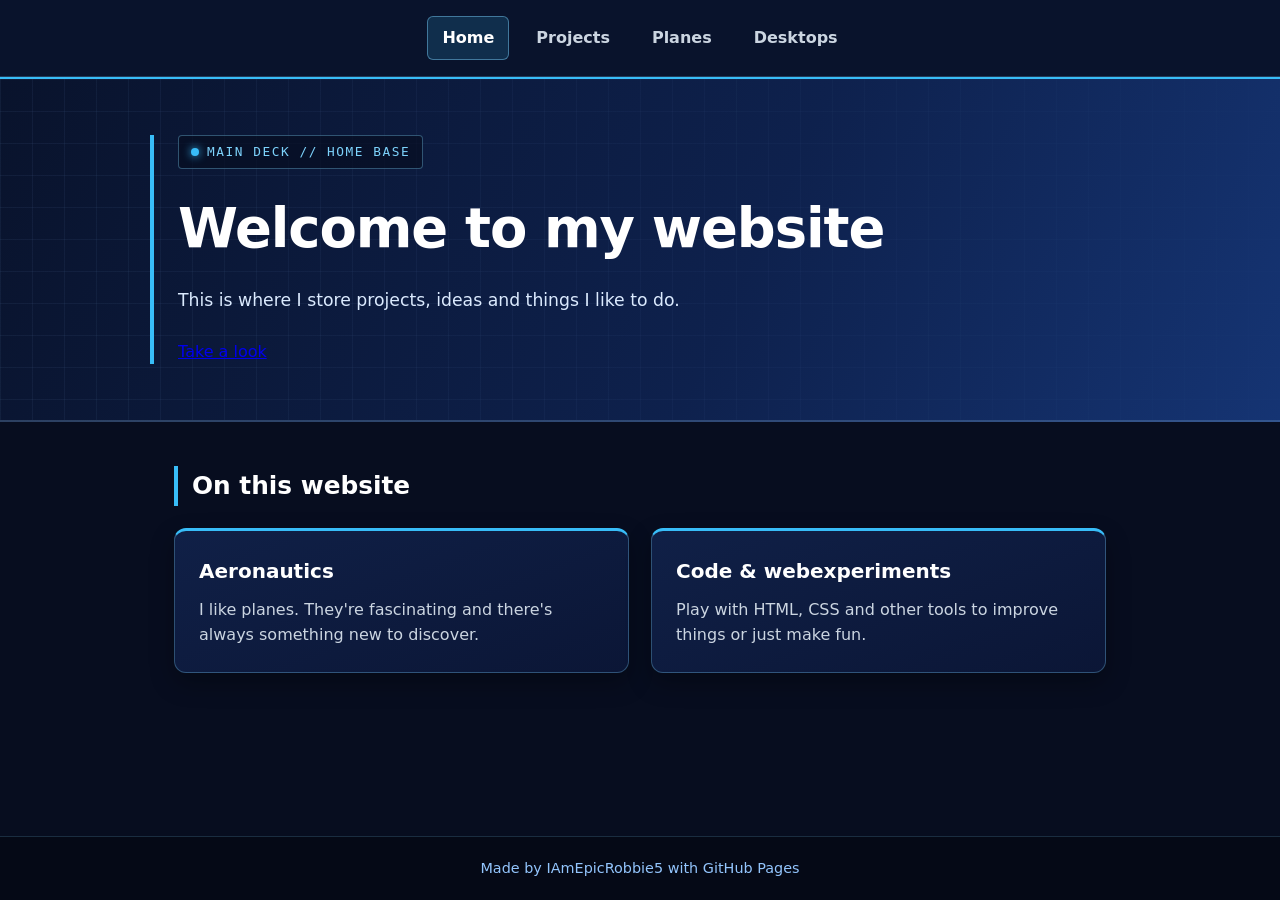
<file: index.html>
<!DOCTYPE html>
<html lang="en">
  <head>
    <meta charset="UTF-8" />
    <meta name="viewport" content="width=device-width, initial-scale=1.0" />
    <title>Robbie | Home</title>
    <link rel="stylesheet" href="style.css?v=3" />
  </head>
  <body>
    <nav class="navbar">
      <a class="nav-link active" href="index.html">Home</a>
      <a class="nav-link" href="projects.html">Projects</a>
      <a class="nav-link" href="planes.html">Planes</a>
      <a class="nav-link" href="desktops.html">Desktops</a>
    </nav>

    <header class="hero">
      <div class="hero-grid-bg" aria-hidden="true"></div>

      <div class="hero-inner">
        <div class="hero-tag">
          <span class="status-dot"></span>
          <span>MAIN DECK // HOME BASE</span>
        </div>

        <h1 class="header1">Welcome to my website</h1>
        <p class="plainText">
          This is where I store projects, ideas and things I like to do.
        </p>
        <a class="linkPlain" href="projects.html">Take a look</a>
      </div>
    </header>

    <main>
      <section class="highlights">
        <h2>On this website</h2>
        <div class="cards">
          <article class="card">
            <h3>Aeronautics</h3>
            <p>
              I like planes. They're fascinating and there's always something new to discover.
            </p>
          </article>
          <article class="card">
            <h3>Code &amp; webexperiments</h3>
            <p>
              Play with HTML, CSS and other tools to improve things or just make fun.
            </p>
          </article>
        </div>
      </section>
    </main>

    <footer>
      <p>Made by IAmEpicRobbie5 with GitHub Pages</p>
    </footer>
  </body>
</html>
</file>
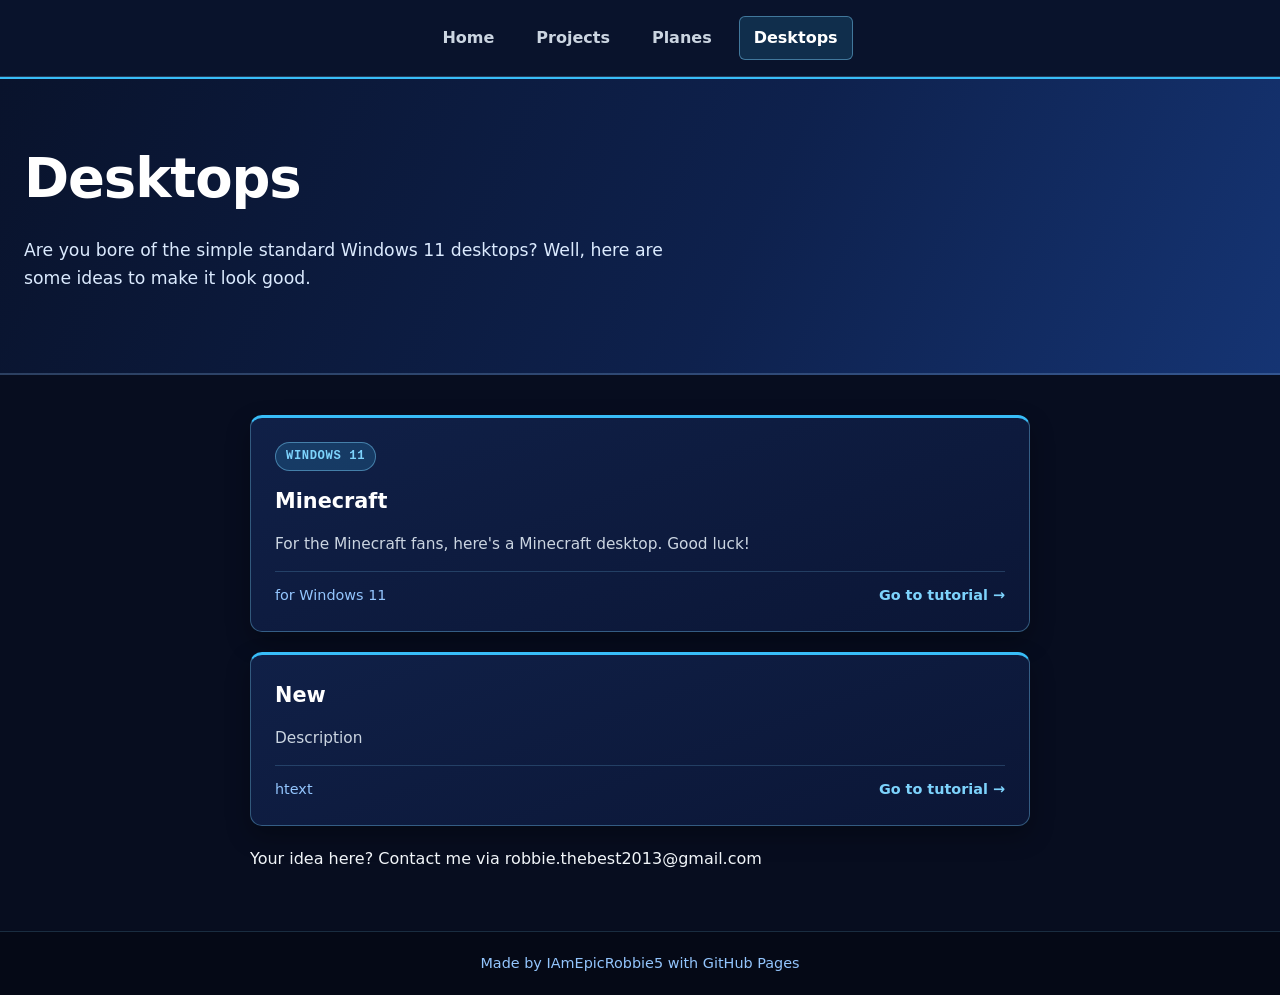
<file: desktops.html>
<!DOCTYPE html>
<html lang="en">
  <head>
    <meta charset="UTF-8" />
    <meta name="viewport" content="width=device-width, initial-scale=1.0" />
    <title>IAmEpicRobbie5 | Desktops</title>
    <link rel="stylesheet" href="style.css" />
  </head>
  <body>
    <nav class="navbar">
      <a class="nav-link" href="index.html">Home</a>
      <a class="nav-link" href="projects.html">Projects</a>
      <a class="nav-link" href="planes.html">Planes</a>
      <a class="nav-link active" href="desktops.html">Desktops</a>
    </nav>

    <header class="hero">
      <h1 class="header1">Desktops</h1>
      <p class="plainText">
        Are you bore of the simple standard Windows 11 desktops? Well, here are some ideas to make it look good.
      </p>
    </header>

    <main class="projects-main">
      <section class="projects-grid">
        <article class="project-card">
          <div class="project-top">
            <span class="status-badge status-active">Windows 11</span>
          </div>
          <h2>Minecraft</h2>
          <p>
            For the Minecraft fans, here's a Minecraft desktop. Good luck!
          </p>
          <div class="project-footer">
            <span class="project-note">for Windows 11</span>
            <a class="project-link" href="minecraft-desktop.html">Go to tutorial →</a>
          </div>
        </article>
        <article class="project-card">
          <h2>New</h2>
          <p>
            Description
          </p>
          <div class="project-footer">
            <span class="project-note">htext</span>
            <a class="project-link" href="new-desktop.html">Go to tutorial →</a>
          </div>
        </article>
        <p>Your idea here? Contact me via robbie.thebest2013@gmail.com</p>
    </main>

    <footer>
      <p>Made by IAmEpicRobbie5 with GitHub Pages</p>
    </footer>
  </body>
</html>
</file>
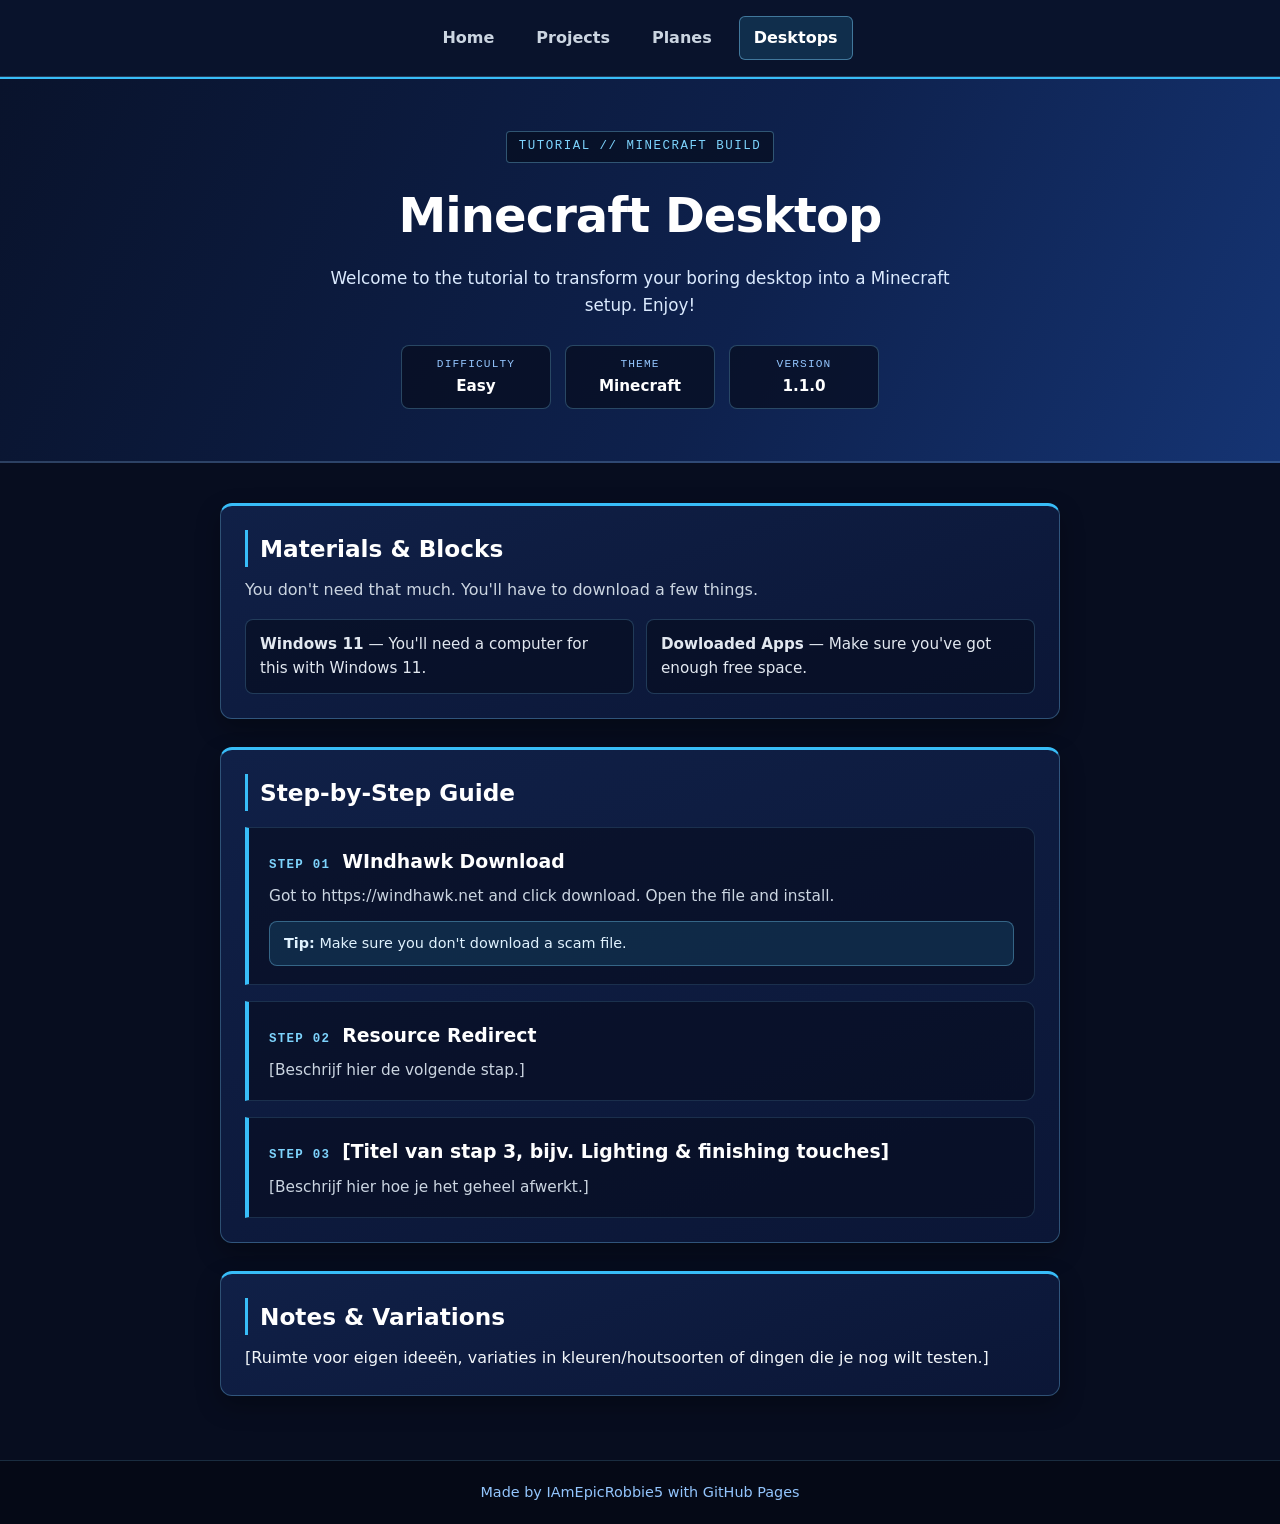
<file: minecraft-desktop.html>
<!DOCTYPE html>
<html lang="en">
  <head>
    <meta charset="UTF-8" />
    <meta name="viewport" content="width=device-width, initial-scale=1.0" />
    <title>Robbie | Minecraft Desktop Tutorial</title>
    <link rel="stylesheet" href="style.css" />
    <link rel="stylesheet" href="minecraft-desktop.css?v=3" />
  </head>
  <body class="mc-body">
    <nav class="navbar">
      <a class="nav-link" href="index.html">Home</a>
      <a class="nav-link" href="projects.html">Projects</a>
      <a class="nav-link" href="planes.html">Planes</a>
      <a class="nav-link active" href="desktops.html">Desktops</a>
    </nav>

    <header class="mc-hero">
      <span class="mc-badge">TUTORIAL // MINECRAFT BUILD</span>
      <h1 class="mc-title">Minecraft Desktop</h1>
      <p class="mc-intro">
        Welcome to the tutorial to transform your boring desktop into a Minecraft setup. Enjoy!
      </p>

      <div class="mc-specs">
        <div class="mc-spec">
          <span class="mc-spec-label">DIFFICULTY</span>
          <span class="mc-spec-value">Easy</span>
        </div>
        <div class="mc-spec">
          <span class="mc-spec-label">THEME</span>
          <span class="mc-spec-value">Minecraft</span>
        </div>
        <div class="mc-spec">
          <span class="mc-spec-label">VERSION</span>
          <span class="mc-spec-value">1.1.0</span>
        </div>
      </div>
    </header>

    <main class="mc-main">
      <!-- Onderdeel 1: Benodigdheden -->
      <section class="mc-section" aria-labelledby="materials-heading">
        <h2 id="materials-heading">Materials &amp; Blocks</h2>
        <p class="mc-section-desc">
          You don't need that much. You'll have to download a few things.
        </p>
        <ul class="mc-materials-list">
          <li><strong>Windows 11</strong> — You'll need a computer for this with Windows 11.</li>
          <li><strong>Dowloaded Apps</strong> — Make sure you've got enough free space.</li>
        </ul>
      </section>

      <!-- Onderdeel 2: Stappenplan -->
      <section class="mc-section" aria-labelledby="steps-heading">
        <h2 id="steps-heading">Step-by-Step Guide</h2>

        <article class="mc-step">
          <div class="mc-step-header">
            <span class="mc-step-num">STEP 01</span>
            <h3>WIndhawk Download</h3>
          </div>
          <p>
            Got to https://windhawk.net and click download. Open the file and install.
          </p>
          <div class="mc-tip">
            <strong>Tip:</strong> Make sure you don't download a scam file.
          </div>
        </article>

        <article class="mc-step">
          <div class="mc-step-header">
            <span class="mc-step-num">STEP 02</span>
            <h3>Resource Redirect</h3>
          </div>
          <p>
            [Beschrijf hier de volgende stap.]
          </p>
          <!-- Verwijder .mc-tip als je voor deze stap geen tip nodig hebt -->
        </article>

        <article class="mc-step">
          <div class="mc-step-header">
            <span class="mc-step-num">STEP 03</span>
            <h3>[Titel van stap 3, bijv. Lighting &amp; finishing touches]</h3>
          </div>
          <p>
            [Beschrijf hier hoe je het geheel afwerkt.]
          </p>
        </article>

        <!-- Kopieer een <article class="mc-step"> blok om extra stappen toe te voegen -->
      </section>

      <!-- Onderdeel 3: Eigen notities / aanpassingen -->
      <section class="mc-section" aria-labelledby="notes-heading">
        <h2 id="notes-heading">Notes &amp; Variations</h2>
        <p>
          [Ruimte voor eigen ideeën, variaties in kleuren/houtsoorten of dingen die je nog wilt testen.]
        </p>
      </section>
    </main>

    <footer>
      <p>Made by IAmEpicRobbie5 with GitHub Pages</p>
    </footer>
  </body>
</html>
</file>
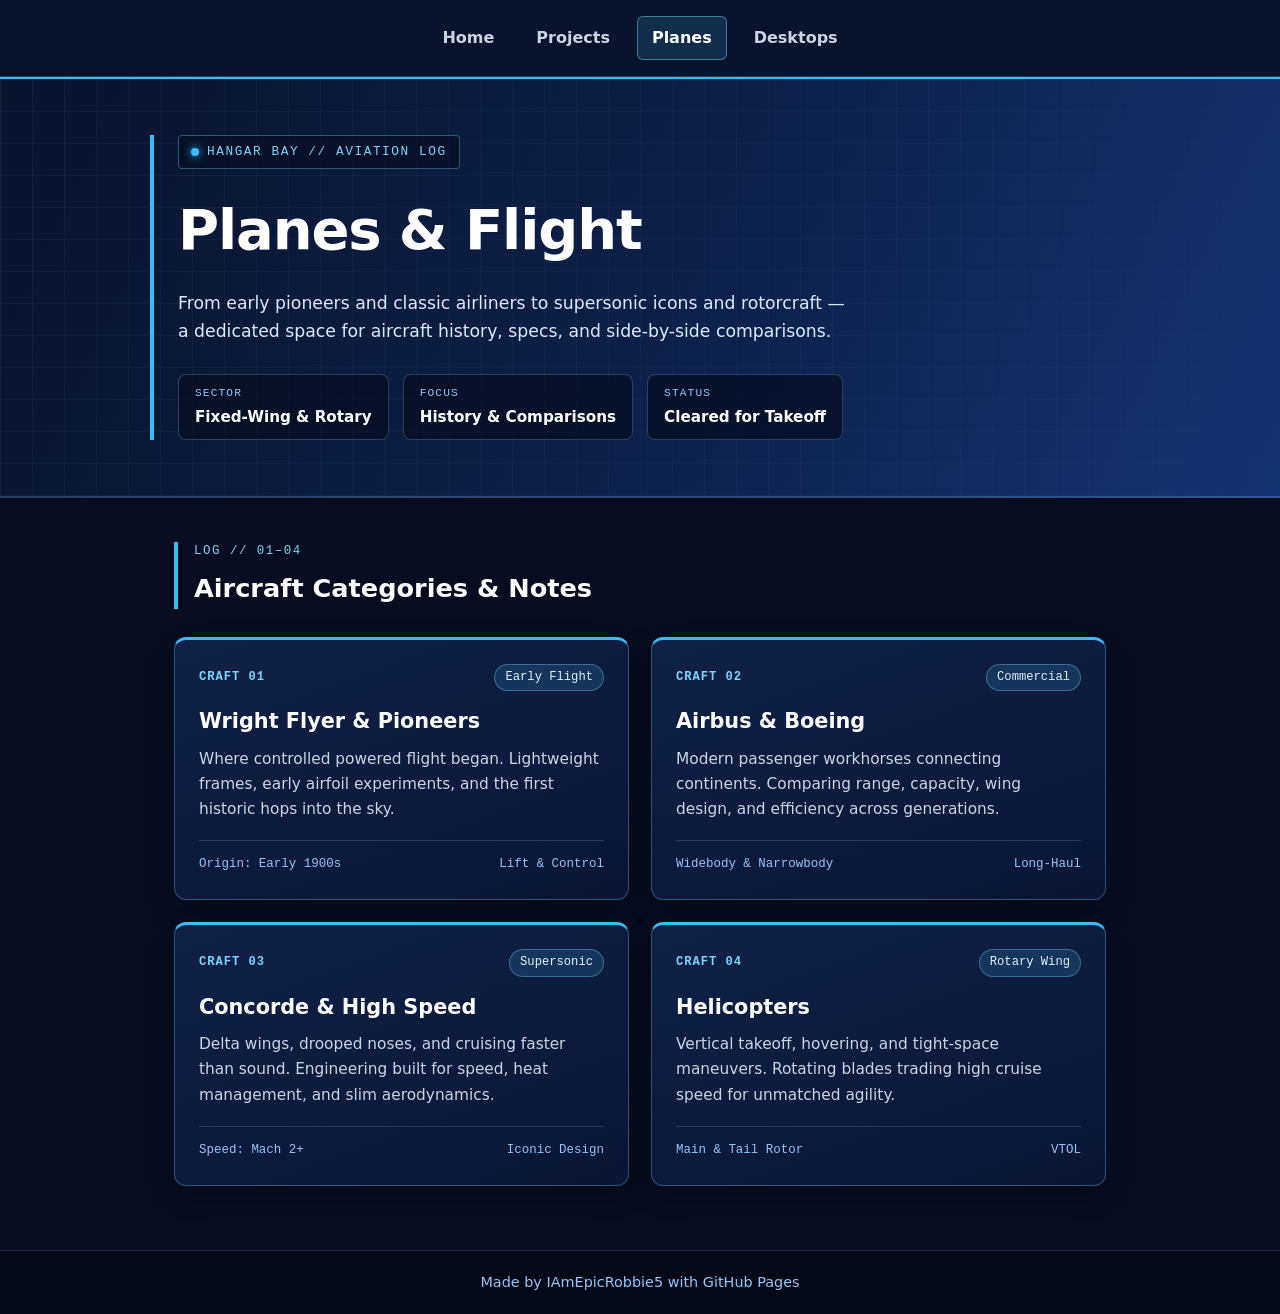
<file: planes.html>
<!DOCTYPE html>
<html lang="en">
  <head>
    <meta charset="UTF-8" />
    <meta name="viewport" content="width=device-width, initial-scale=1.0" />
    <title>Robbie | Planes</title>
    <link rel="stylesheet" href="style.css" />
    <link rel="stylesheet" href="planes.css?v=4" />
  </head>
  <body class="planes-body">
    <nav class="navbar">
      <a class="nav-link" href="index.html">Home</a>
      <a class="nav-link" href="projects.html">Projects</a>
      <a class="nav-link active" href="planes.html">Planes</a>
      <a class="nav-link" href="desktops.html">Desktops</a>
    </nav>

    <header class="hangar-intro">
      <div class="hangar-grid-bg" aria-hidden="true"></div>

      <div class="hangar-inner">
        <div class="hangar-tag">
          <span class="status-dot"></span>
          <span>HANGAR BAY // AVIATION LOG</span>
        </div>

        <h1 class="hangar-title">Planes &amp; Flight</h1>

        <p class="hangar-lead">
          From early pioneers and classic airliners to supersonic icons and rotorcraft — a dedicated space for aircraft history, specs, and side-by-side comparisons.
        </p>

        <div class="hangar-telemetry">
          <div class="telemetry-item">
            <span class="telemetry-label">SECTOR</span>
            <span class="telemetry-value">Fixed-Wing &amp; Rotary</span>
          </div>
          <div class="telemetry-item">
            <span class="telemetry-label">FOCUS</span>
            <span class="telemetry-value">History &amp; Comparisons</span>
          </div>
          <div class="telemetry-item">
            <span class="telemetry-label">STATUS</span>
            <span class="telemetry-value">Cleared for Takeoff</span>
          </div>
        </div>
      </div>
    </header>

    <main class="hangar-main">
      <section aria-labelledby="hangar-fleet-title">
        <div class="hangar-section-head">
          <span class="hangar-code">LOG // 01–04</span>
          <h2 id="hangar-fleet-title">Aircraft Categories &amp; Notes</h2>
        </div>

        <div class="aircraft-grid">
          <article class="aircraft-card">
            <div class="card-body">
              <div class="card-meta">
                <span class="card-id">CRAFT 01</span>
                <span class="card-era">Early Flight</span>
              </div>
              <h3>Wright Flyer &amp; Pioneers</h3>
              <p>
                Where controlled powered flight began. Lightweight frames, early airfoil experiments, and the first historic hops into the sky.
              </p>
            </div>
            <div class="card-footer">
              <span>Origin: Early 1900s</span>
              <span>Lift &amp; Control</span>
            </div>
          </article>

          <article class="aircraft-card">
            <div class="card-body">
              <div class="card-meta">
                <span class="card-id">CRAFT 02</span>
                <span class="card-era">Commercial</span>
              </div>
              <h3>Airbus &amp; Boeing</h3>
              <p>
                Modern passenger workhorses connecting continents. Comparing range, capacity, wing design, and efficiency across generations.
              </p>
            </div>
            <div class="card-footer">
              <span>Widebody &amp; Narrowbody</span>
              <span>Long-Haul</span>
            </div>
          </article>

          <article class="aircraft-card">
            <div class="card-body">
              <div class="card-meta">
                <span class="card-id">CRAFT 03</span>
                <span class="card-era">Supersonic</span>
              </div>
              <h3>Concorde &amp; High Speed</h3>
              <p>
                Delta wings, drooped noses, and cruising faster than sound. Engineering built for speed, heat management, and slim aerodynamics.
              </p>
            </div>
            <div class="card-footer">
              <span>Speed: Mach 2+</span>
              <span>Iconic Design</span>
            </div>
          </article>

          <article class="aircraft-card">
            <div class="card-body">
              <div class="card-meta">
                <span class="card-id">CRAFT 04</span>
                <span class="card-era">Rotary Wing</span>
              </div>
              <h3>Helicopters</h3>
              <p>
                Vertical takeoff, hovering, and tight-space maneuvers. Rotating blades trading high cruise speed for unmatched agility.
              </p>
            </div>
            <div class="card-footer">
              <span>Main &amp; Tail Rotor</span>
              <span>VTOL</span>
            </div>
          </article>
        </div>
      </section>
    </main>

    <footer>
      <p>Made by IAmEpicRobbie5 with GitHub Pages</p>
    </footer>
  </body>
</html>
</file>
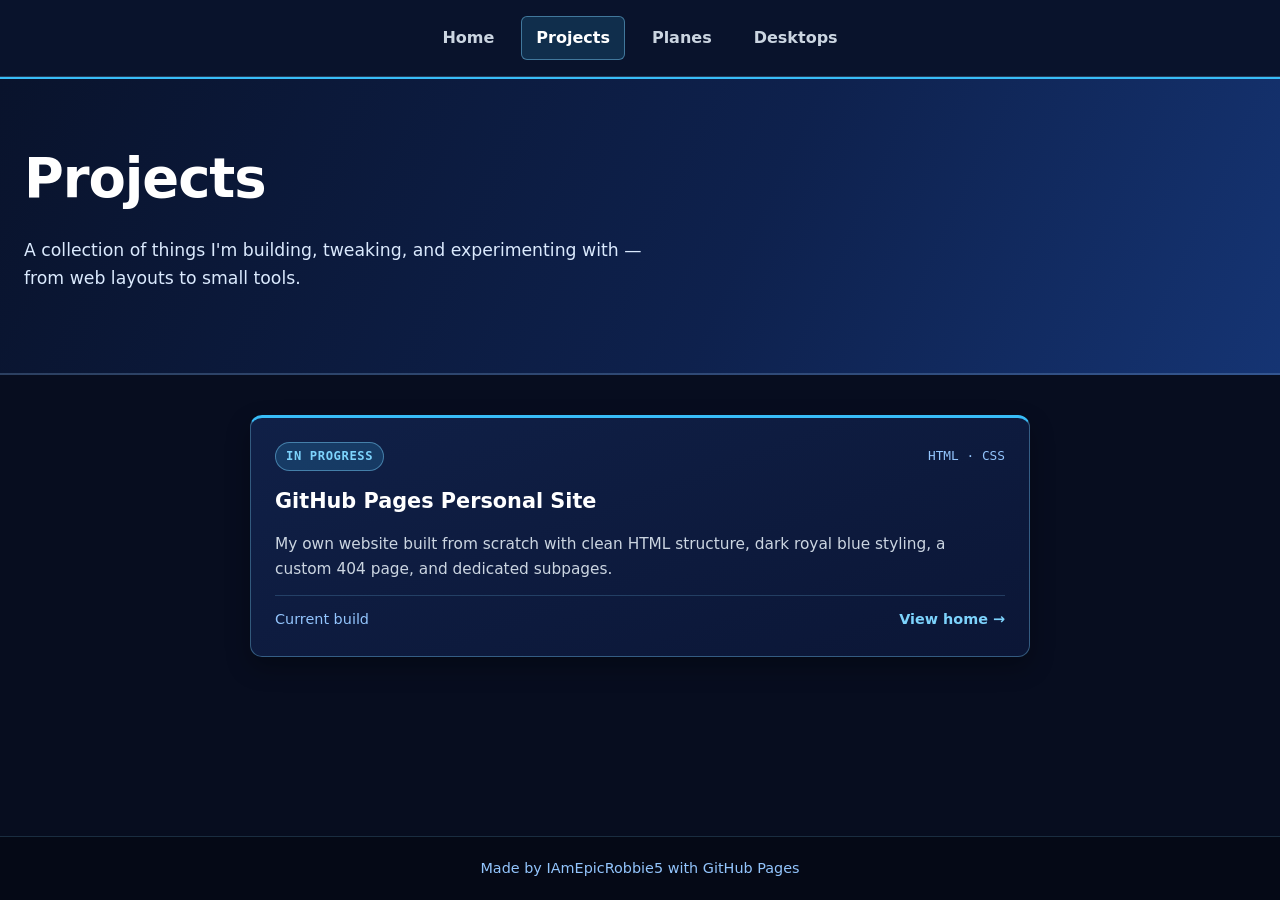
<file: projects.html>
<!DOCTYPE html>
<html lang="en">
  <head>
    <meta charset="UTF-8" />
    <meta name="viewport" content="width=device-width, initial-scale=1.0" />
    <title>IAmEpicRobbie5 | Projects</title>
    <link rel="stylesheet" href="style.css" />
  </head>
  <body>
    <nav class="navbar">
      <a class="nav-link" href="index.html">Home</a>
      <a class="nav-link active" href="projects.html">Projects</a>
      <a class="nav-link" href="planes.html">Planes</a>
      <a class="nav-link" href="desktops.html">Desktops</a>
    </nav>

    <header class="hero">
      <h1 class="header1">Projects</h1>
      <p class="plainText">
        A collection of things I'm building, tweaking, and experimenting with — from web layouts to small tools.
      </p>
    </header>

    <main class="projects-main">
      <section class="projects-grid">
        <article class="project-card">
          <div class="project-top">
            <span class="status-badge status-active">In progress</span>
            <span class="project-tag">HTML · CSS</span>
          </div>
          <h2>GitHub Pages Personal Site</h2>
          <p>
            My own website built from scratch with clean HTML structure, dark royal blue styling, a custom 404 page, and dedicated subpages.
          </p>
          <div class="project-footer">
            <span class="project-note">Current build</span>
            <a class="project-link" href="index.html">View home →</a>
          </div>
        </article>
    </main>

    <footer>
      <p>Made by IAmEpicRobbie5 with GitHub Pages</p>
    </footer>
  </body>
</html>
</file>
<file: style.css>
/* Basisinstellingen in Hangar / Cockpit-stijl */
* {
  box-sizing: border-box;
  margin: 0;
  padding: 0;
}

body {
  font-family: system-ui, -apple-system, "Segoe UI", Roboto, sans-serif;
  background-color: #070d1f;
  color: #f1f5f9;
  line-height: 1.6;
  min-height: 100vh;
  display: flex;
  flex-direction: column;
}

/* Navigatiebalk */
.navbar {
  background-color: #09132c;
  padding: 16px 24px;
  display: flex;
  flex-wrap: wrap;
  justify-content: center;
  gap: 12px;
  border-bottom: 1px solid rgba(125, 211, 252, 0.22);
}

.nav-link {
  color: #cbd5e1;
  text-decoration: none;
  font-weight: 600;
  padding: 8px 14px;
  border-radius: 6px;
  border: 1px solid transparent;
  transition: background-color 0.2s ease, color 0.2s ease, border-color 0.2s ease;
}

.nav-link:hover,
.nav-link.active {
  background-color: rgba(56, 189, 248, 0.16);
  border-color: rgba(125, 211, 252, 0.45);
  color: #ffffff;
}

/* Hero / Welkomstblok in Hangar-stijl */
.hero {
  position: relative;
  overflow: hidden;
  background: linear-gradient(115deg, #09132c 0%, #0e214d 58%, #153473 100%);
  padding: 56px 24px;
  border-top: 2px solid #38bdf8;
  border-bottom: 2px solid rgba(147, 197, 253, 0.25);
}

.hero-grid-bg {
  position: absolute;
  inset: 0;
  background-image:
    linear-gradient(to right, rgba(147, 197, 253, 0.07) 1px, transparent 1px),
    linear-gradient(to bottom, rgba(147, 197, 253, 0.07) 1px, transparent 1px);
  background-size: 32px 32px;
  mask-image: linear-gradient(to right, rgba(0, 0, 0, 0.9), rgba(0, 0, 0, 0.15));
  pointer-events: none;
}

.hero-inner {
  position: relative;
  z-index: 1;
  max-width: 980px;
  margin: 0 auto;
  text-align: left;
  border-left: 4px solid #38bdf8;
  padding-left: 24px;
}

.hero-tag {
  display: inline-flex;
  align-items: center;
  gap: 8px;
  font-family: ui-monospace, SFMono-Regular, Menlo, Monaco, Consolas, monospace;
  font-size: 0.8rem;
  letter-spacing: 0.12em;
  color: #7dd3fc;
  background-color: rgba(7, 13, 31, 0.65);
  border: 1px solid rgba(125, 211, 252, 0.35);
  padding: 6px 12px;
  border-radius: 4px;
  margin-bottom: 16px;
}

.status-dot {
  width: 8px;
  height: 8px;
  border-radius: 50%;
  background-color: #38bdf8;
  box-shadow: 0 0 8px #38bdf8;
  animation: pulse-glow 2s ease-in-out infinite;
}

@keyframes pulse-glow {
  0%, 100% {
    transform: scale(1);
    box-shadow: 0 0 6px rgba(56, 189, 248, 0.7), 0 0 12px rgba(56, 189, 248, 0.35);
    opacity: 0.9;
  }
  50% {
    transform: scale(1.22);
    box-shadow: 0 0 12px rgba(56, 189, 248, 1), 0 0 22px rgba(56, 189, 248, 0.75);
    opacity: 1;
  }
}

@media (prefers-reduced-motion: reduce) {
  .status-dot {
    animation: none;
  }
}

.header1 {
  font-size: clamp(2.2rem, 5vw, 3.4rem);
  font-weight: 800;
  letter-spacing: -0.02em;
  margin-bottom: 14px;
  color: #ffffff;
}

.plainText {
  font-size: 1.08rem;
  line-height: 1.65;
  color: #dbeafe;
  max-width: 640px;
  margin: 0 0 24px 0;
}
/* Hoofdinhoud en kaarten */
main {
  flex: 1;
  max-width: 980px;
  width: 100%;
  margin: 0 auto;
  padding: 44px 24px 64px;
}

.highlights h2 {
  font-size: 1.55rem;
  margin-bottom: 22px;
  color: #ffffff;
  border-left: 4px solid #38bdf8;
  padding-left: 14px;
}

.cards {
  display: grid;
  grid-template-columns: repeat(auto-fit, minmax(260px, 1fr));
  gap: 22px;
}

.card {
  background: linear-gradient(160deg, #102047 0%, #0b1636 100%);
  border: 1px solid rgba(125, 211, 252, 0.3);
  border-top: 3px solid #38bdf8;
  border-radius: 12px;
  padding: 24px;
  box-shadow: 0 10px 24px rgba(0, 0, 0, 0.3);
  transition: transform 0.2s ease, border-color 0.2s ease, box-shadow 0.2s ease;
}

.card:hover {
  transform: translateY(-4px);
  border-color: #7dd3fc;
  box-shadow: 0 16px 32px rgba(0, 0, 0, 0.45);
}

.card h3 {
  font-size: 1.25rem;
  margin-bottom: 10px;
  color: #ffffff;
}

.card p {
  color: #cbd5e1;
}

/* Footer */
footer {
  background-color: #050916;
  text-align: center;
  padding: 20px;
  font-size: 0.9rem;
  color: #93c5fd;
  border-top: 1px solid rgba(125, 211, 252, 0.18);
}

/* 404-pagina */
.not-found {
  display: flex;
  flex-direction: column;
  align-items: center;
  justify-content: center;
  text-align: center;
  padding: 64px 20px;
}

.error-code {
  font-family: ui-monospace, SFMono-Regular, Menlo, Monaco, Consolas, monospace;
  font-size: 6rem;
  font-weight: 800;
  line-height: 1;
  color: #38bdf8;
  text-shadow: 0 0 28px rgba(56, 189, 248, 0.45);
  margin-bottom: 16px;
}

/* Projects pagina */
.projects-main {
  flex: 1;
  max-width: 820px;
  width: 100%;
  margin: 0 auto;
  padding: 40px 20px 60px;
}

.filter-bar {
  display: flex;
  flex-wrap: wrap;
  gap: 10px;
  margin-bottom: 28px;
}

.filter-btn {
  background-color: rgba(9, 19, 44, 0.85);
  color: #cbd5e1;
  border: 1px solid rgba(125, 211, 252, 0.3);
  border-radius: 6px;
  padding: 8px 16px;
  font-family: ui-monospace, SFMono-Regular, Menlo, Monaco, Consolas, monospace;
  font-size: 0.85rem;
  font-weight: 600;
  cursor: pointer;
  transition: background-color 0.2s ease, color 0.2s ease, border-color 0.2s ease;
}

.filter-btn:hover {
  border-color: #38bdf8;
  color: #ffffff;
}

.filter-btn.active {
  background-color: rgba(56, 189, 248, 0.2);
  border-color: #38bdf8;
  color: #ffffff;
}

.projects-grid {
  display: flex;
  flex-direction: column;
  gap: 20px;
}

.project-card {
  background: linear-gradient(160deg, #102047 0%, #0b1636 100%);
  border: 1px solid rgba(125, 211, 252, 0.35);
  border-top: 3px solid #38bdf8;
  border-radius: 12px;
  padding: 24px;
  display: flex;
  flex-direction: column;
  gap: 14px;
  box-shadow: 0 10px 24px rgba(0, 0, 0, 0.3);
  transition: transform 0.2s ease, border-color 0.2s ease, box-shadow 0.2s ease;
}

.project-card:hover {
  transform: translateY(-3px);
  border-color: #7dd3fc;
  box-shadow: 0 14px 28px rgba(0, 0, 0, 0.45);
}

.project-card.hidden {
  display: none;
}

.project-top {
  display: flex;
  justify-content: space-between;
  align-items: center;
  gap: 8px;
}

.status-badge {
  font-family: ui-monospace, SFMono-Regular, Menlo, Monaco, Consolas, monospace;
  font-size: 0.76rem;
  font-weight: 700;
  padding: 4px 10px;
  border-radius: 999px;
  text-transform: uppercase;
  letter-spacing: 0.05em;
}

.status-active {
  background-color: rgba(56, 189, 248, 0.18);
  color: #7dd3fc;
  border: 1px solid rgba(125, 211, 252, 0.45);
}

.status-idea {
  background-color: rgba(16, 185, 129, 0.2);
  color: #6ee7b7;
  border: 1px solid rgba(52, 211, 153, 0.45);
}

.status-planned {
  background-color: rgba(245, 158, 11, 0.2);
  color: #fcd34d;
  border: 1px solid rgba(251, 191, 36, 0.45);
}

.project-tag {
  font-family: ui-monospace, SFMono-Regular, Menlo, Monaco, Consolas, monospace;
  font-size: 0.8rem;
  color: #93c5fd;
}

.project-card h2 {
  font-size: 1.3rem;
  color: #ffffff;
}

.project-card p {
  color: #cbd5e1;
  font-size: 0.96rem;
}

.project-footer {
  display: flex;
  justify-content: space-between;
  align-items: center;
  padding-top: 12px;
  border-top: 1px solid rgba(125, 211, 252, 0.2);
  font-size: 0.9rem;
}

.project-note {
  color: #93c5fd;
}

.project-link {
  color: #7dd3fc;
  text-decoration: none;
  font-weight: 600;
}

.project-link:hover {
  color: #ffffff;
  text-decoration: underline;
}
</file>
<file: minecraft-desktop.css>
/* Stijl voor minecraft-desktop.html in Hangar / Cockpit-thema */
.mc-body {
  background-color: #070d1f;
  color: #f1f5f9;
}

/* Header / Intro */
.mc-hero {
  position: relative;
  overflow: hidden;
  background: linear-gradient(115deg, #09132c 0%, #0e214d 58%, #153473 100%);
  border-top: 2px solid #38bdf8;
  border-bottom: 2px solid rgba(147, 197, 253, 0.25);
  padding: 52px 24px;
  text-align: center;
}

.mc-badge {
  display: inline-block;
  font-family: ui-monospace, SFMono-Regular, Menlo, Monaco, Consolas, monospace;
  font-size: 0.78rem;
  letter-spacing: 0.12em;
  color: #7dd3fc;
  background-color: rgba(7, 13, 31, 0.7);
  border: 1px solid rgba(125, 211, 252, 0.35);
  padding: 5px 12px;
  border-radius: 4px;
  margin-bottom: 14px;
}

.mc-title {
  font-size: clamp(2rem, 4.5vw, 3rem);
  font-weight: 800;
  letter-spacing: -0.02em;
  color: #ffffff;
  margin-bottom: 12px;
}

.mc-intro {
  max-width: 660px;
  margin: 0 auto 26px auto;
  color: #dbeafe;
  font-size: 1.05rem;
}

.mc-specs {
  display: flex;
  flex-wrap: wrap;
  justify-content: center;
  gap: 14px;
}

.mc-spec {
  background-color: rgba(7, 13, 31, 0.72);
  border: 1px solid rgba(125, 211, 252, 0.28);
  border-radius: 8px;
  padding: 10px 16px;
  display: flex;
  flex-direction: column;
  min-width: 150px;
}

.mc-spec-label {
  font-family: ui-monospace, SFMono-Regular, Menlo, Monaco, Consolas, monospace;
  font-size: 0.7rem;
  letter-spacing: 0.1em;
  color: #93c5fd;
}

.mc-spec-value {
  font-weight: 600;
  color: #ffffff;
  font-size: 0.95rem;
}

/* Hoofdinhoud */
.mc-main {
  flex: 1;
  max-width: 880px;
  width: 100%;
  margin: 0 auto;
  padding: 40px 20px 64px;
  display: flex;
  flex-direction: column;
  gap: 28px;
}

.mc-section {
  background: linear-gradient(160deg, #102047 0%, #0b1636 100%);
  border: 1px solid rgba(125, 211, 252, 0.3);
  border-top: 3px solid #38bdf8;
  border-radius: 12px;
  padding: 24px;
  box-shadow: 0 10px 24px rgba(0, 0, 0, 0.3);
}

.mc-section h2 {
  font-size: 1.45rem;
  color: #ffffff;
  margin-bottom: 10px;
  border-left: 3px solid #38bdf8;
  padding-left: 12px;
}

.mc-section-desc {
  color: #cbd5e1;
  margin-bottom: 16px;
}

/* Benodigdhedenlijst */
.mc-materials-list {
  list-style: none;
  display: grid;
  grid-template-columns: repeat(auto-fit, minmax(230px, 1fr));
  gap: 12px;
}

.mc-materials-list li {
  background-color: rgba(7, 13, 31, 0.65);
  border: 1px solid rgba(125, 211, 252, 0.22);
  border-radius: 8px;
  padding: 12px 14px;
  color: #e2e8f0;
  font-size: 0.95rem;
}

/* Stappenkaarten */
.mc-step {
  background-color: rgba(7, 13, 31, 0.6);
  border: 1px solid rgba(125, 211, 252, 0.16);
  border-left: 4px solid #38bdf8;
  border-radius: 0 10px 10px 0;
  padding: 18px 20px;
  margin-top: 16px;
}

.mc-step-header {
  display: flex;
  align-items: baseline;
  gap: 12px;
  flex-wrap: wrap;
  margin-bottom: 8px;
}

.mc-step-num {
  font-family: ui-monospace, SFMono-Regular, Menlo, Monaco, Consolas, monospace;
  font-size: 0.78rem;
  font-weight: 700;
  color: #7dd3fc;
  letter-spacing: 0.1em;
}

.mc-step h3 {
  font-size: 1.18rem;
  color: #ffffff;
}

.mc-step p {
  color: #cbd5e1;
  font-size: 0.96rem;
}

.mc-tip {
  margin-top: 12px;
  padding: 10px 14px;
  background-color: rgba(56, 189, 248, 0.14);
  border: 1px solid rgba(125, 211, 252, 0.35);
  border-radius: 8px;
  font-size: 0.9rem;
  color: #e0f2fe;
}
</file>
<file: planes.css>
/* Complete stijl voor de Planes-pagina */
.planes-body {
  background-color: #070d1f;
  color: #f1f5f9;
}

/* Hangar Intro */
.hangar-intro {
  position: relative;
  overflow: hidden;
  background: linear-gradient(115deg, #09132c 0%, #0e214d 58%, #153473 100%);
  border-top: 2px solid #38bdf8;
  border-bottom: 2px solid rgba(147, 197, 253, 0.25);
  padding: 56px 24px;
}

.hangar-grid-bg {
  position: absolute;
  inset: 0;
  background-image:
    linear-gradient(to right, rgba(147, 197, 253, 0.07) 1px, transparent 1px),
    linear-gradient(to bottom, rgba(147, 197, 253, 0.07) 1px, transparent 1px);
  background-size: 32px 32px;
  mask-image: linear-gradient(to right, rgba(0, 0, 0, 0.9), rgba(0, 0, 0, 0.15));
  pointer-events: none;
}

.hangar-inner {
  position: relative;
  z-index: 1;
  max-width: 980px;
  margin: 0 auto;
  text-align: left;
  border-left: 4px solid #38bdf8;
  padding-left: 24px;
}

.hangar-tag {
  display: inline-flex;
  align-items: center;
  gap: 8px;
  font-family: ui-monospace, SFMono-Regular, Menlo, Monaco, Consolas, monospace;
  font-size: 0.8rem;
  letter-spacing: 0.12em;
  color: #7dd3fc;
  background-color: rgba(7, 13, 31, 0.65);
  border: 1px solid rgba(125, 211, 252, 0.35);
  padding: 6px 12px;
  border-radius: 4px;
  margin-bottom: 16px;
}

.status-dot {
  width: 8px;
  height: 8px;
  border-radius: 50%;
  background-color: #38bdf8;
  box-shadow: 0 0 8px #38bdf8;
  animation: pulse-glow 2s ease-in-out infinite;
}

@keyframes pulse-glow {
  0%, 100% {
    transform: scale(1);
    box-shadow: 0 0 6px rgba(56, 189, 248, 0.7), 0 0 12px rgba(56, 189, 248, 0.35);
    opacity: 0.9;
  }
  50% {
    transform: scale(1.22);
    box-shadow: 0 0 12px rgba(56, 189, 248, 1), 0 0 22px rgba(56, 189, 248, 0.75);
    opacity: 1;
  }
}

@media (prefers-reduced-motion: reduce) {
  .status-dot {
    animation: none;
  }
}

.hangar-title {
  font-size: clamp(2.2rem, 5vw, 3.5rem);
  font-weight: 800;
  letter-spacing: -0.02em;
  color: #ffffff;
  margin-bottom: 14px;
}

.hangar-lead {
  max-width: 680px;
  font-size: 1.08rem;
  line-height: 1.65;
  color: #dbeafe;
  margin-bottom: 28px;
}

.hangar-telemetry {
  display: flex;
  flex-wrap: wrap;
  gap: 14px;
}

.telemetry-item {
  background-color: rgba(7, 13, 31, 0.72);
  border: 1px solid rgba(147, 197, 253, 0.25);
  border-radius: 8px;
  padding: 10px 16px;
  display: flex;
  flex-direction: column;
  gap: 2px;
}

.telemetry-label {
  font-family: ui-monospace, SFMono-Regular, Menlo, Monaco, Consolas, monospace;
  font-size: 0.7rem;
  letter-spacing: 0.1em;
  color: #93c5fd;
}

.telemetry-value {
  font-size: 0.95rem;
  font-weight: 600;
  color: #ffffff;
}

/* Onderste sectie met kaarten */
.hangar-main {
  flex: 1;
  max-width: 980px;
  width: 100%;
  margin: 0 auto;
  padding: 44px 24px 64px;
}

.hangar-section-head {
  display: flex;
  flex-direction: column;
  gap: 6px;
  margin-bottom: 28px;
  border-left: 4px solid #38bdf8;
  padding-left: 16px;
}

.hangar-code {
  font-family: ui-monospace, SFMono-Regular, Menlo, Monaco, Consolas, monospace;
  font-size: 0.78rem;
  letter-spacing: 0.12em;
  color: #7dd3fc;
}

.hangar-section-head h2 {
  font-size: 1.6rem;
  font-weight: 700;
  color: #ffffff;
}

/* 2 kolommen op desktop, 1 kolom op mobiel */
.aircraft-grid {
  display: grid;
  grid-template-columns: repeat(2, minmax(0, 1fr));
  gap: 22px;
}

@media (max-width: 700px) {
  .aircraft-grid {
    grid-template-columns: 1fr;
  }
}

.aircraft-card {
  background: linear-gradient(160deg, #102047 0%, #0b1636 100%);
  border: 1px solid rgba(125, 211, 252, 0.3);
  border-top: 3px solid #38bdf8;
  border-radius: 12px;
  padding: 24px;
  display: flex;
  flex-direction: column;
  justify-content: space-between;
  gap: 18px;
  box-shadow: 0 10px 24px rgba(0, 0, 0, 0.3);
  transition: transform 0.2s ease, border-color 0.2s ease, box-shadow 0.2s ease;
}

.aircraft-card:hover {
  transform: translateY(-4px);
  border-color: #7dd3fc;
  box-shadow: 0 16px 32px rgba(0, 0, 0, 0.45);
}

.card-meta {
  display: flex;
  justify-content: space-between;
  align-items: center;
  gap: 8px;
  margin-bottom: 14px;
  font-family: ui-monospace, SFMono-Regular, Menlo, Monaco, Consolas, monospace;
  font-size: 0.76rem;
}

.card-id {
  color: #7dd3fc;
  font-weight: 700;
  letter-spacing: 0.08em;
}

.card-era {
  color: #e0f2fe;
  background-color: rgba(56, 189, 248, 0.16);
  border: 1px solid rgba(125, 211, 252, 0.35);
  padding: 3px 10px;
  border-radius: 999px;
}

.aircraft-card h3 {
  font-size: 1.3rem;
  font-weight: 700;
  color: #ffffff;
  margin-bottom: 8px;
}

.aircraft-card p {
  font-size: 0.96rem;
  line-height: 1.65;
  color: #cbd5e1;
}

.card-footer {
  display: flex;
  justify-content: space-between;
  align-items: center;
  gap: 10px;
  padding-top: 14px;
  border-top: 1px solid rgba(125, 211, 252, 0.2);
  font-family: ui-monospace, SFMono-Regular, Menlo, Monaco, Consolas, monospace;
  font-size: 0.78rem;
  color: #93c5fd;
}
</file>
